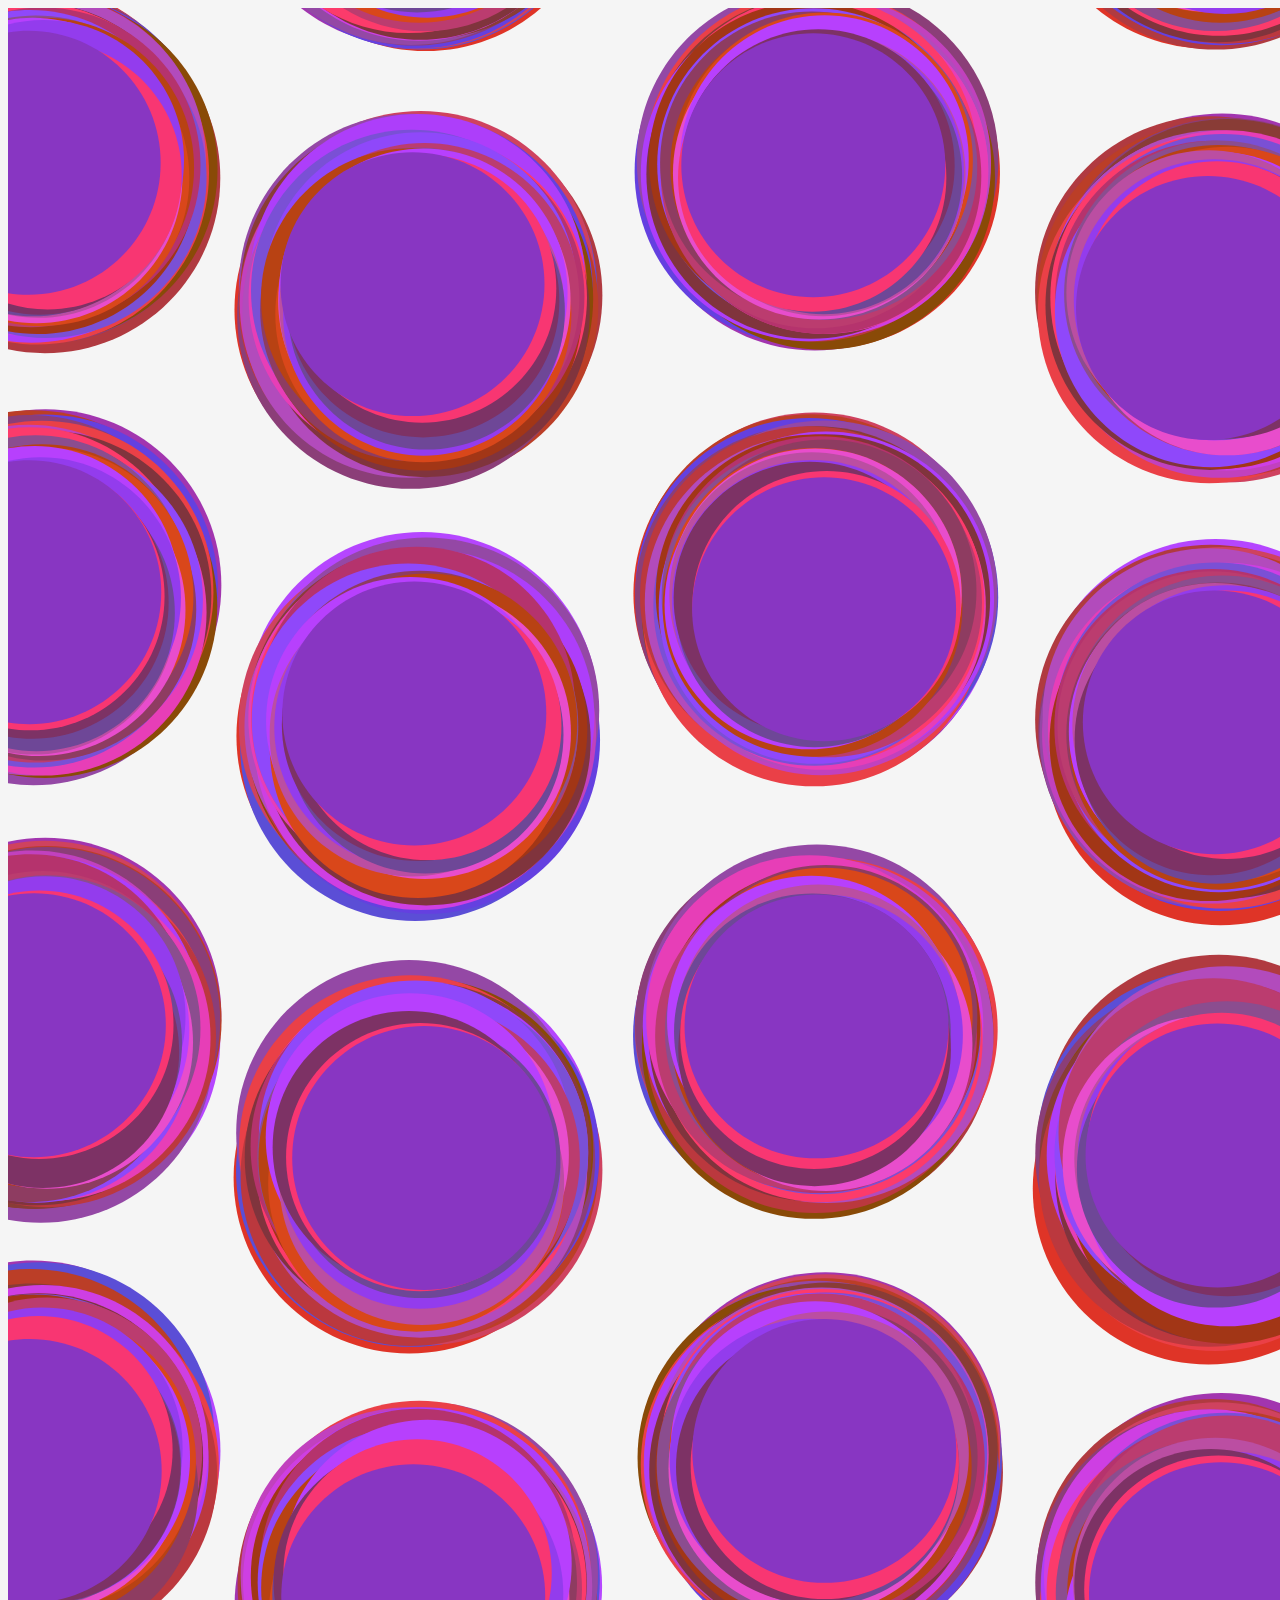
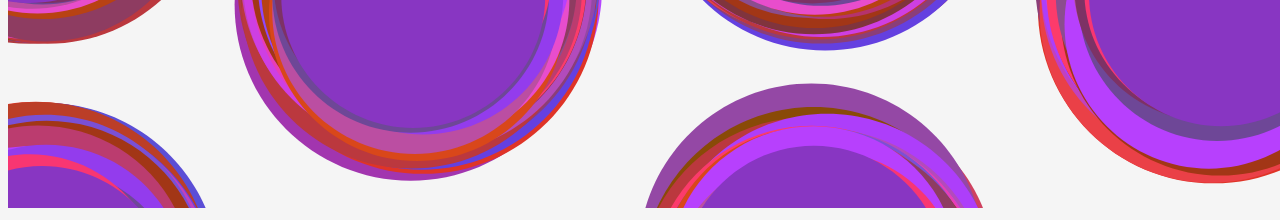
<file: code_files/ellipse.html>
<!DOCTYPE html>
<html>

<head>
    <meta charset="utf-8">
    <meta http-equiv="X-UA-Compatible" content="IE=edge">
    <title>Generative Art</title>
    <link rel="stylesheet" href="style.css">
</head>

<body>
    <script src="p5/p5.js"></script>
    <script src="ellipse.js"></script>
</body>

</html>
</file>
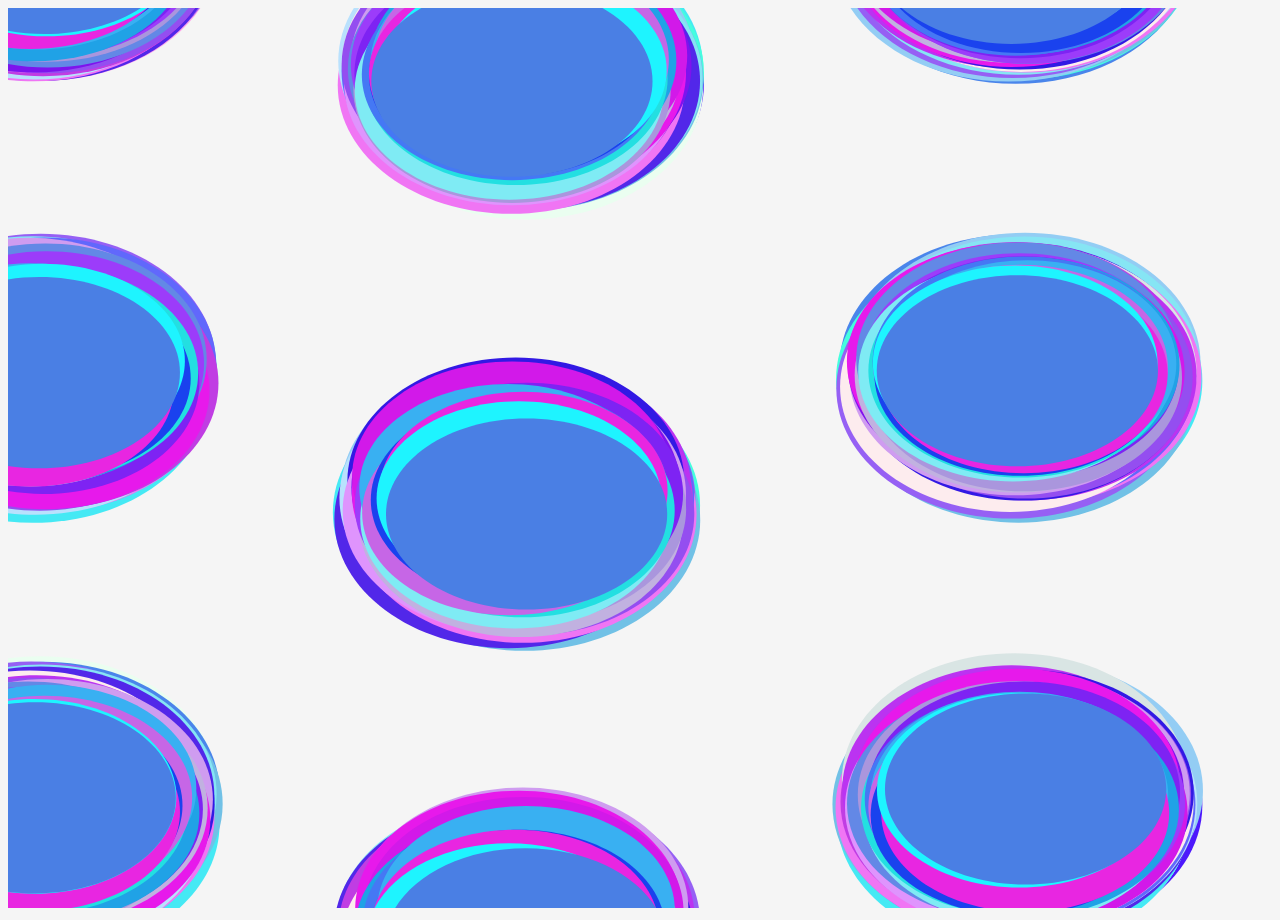
<file: code_files/ellipse2.html>
<!DOCTYPE html>
<html>

<head>
    <meta charset="utf-8">
    <meta http-equiv="X-UA-Compatible" content="IE=edge">
    <title>Generative Art</title>
    <link rel="stylesheet" href="style.css">
</head>

<body>
    <script src="p5/p5.js"></script>
    <script src="ellipse2.js"></script>
</body>

</html>
</file>
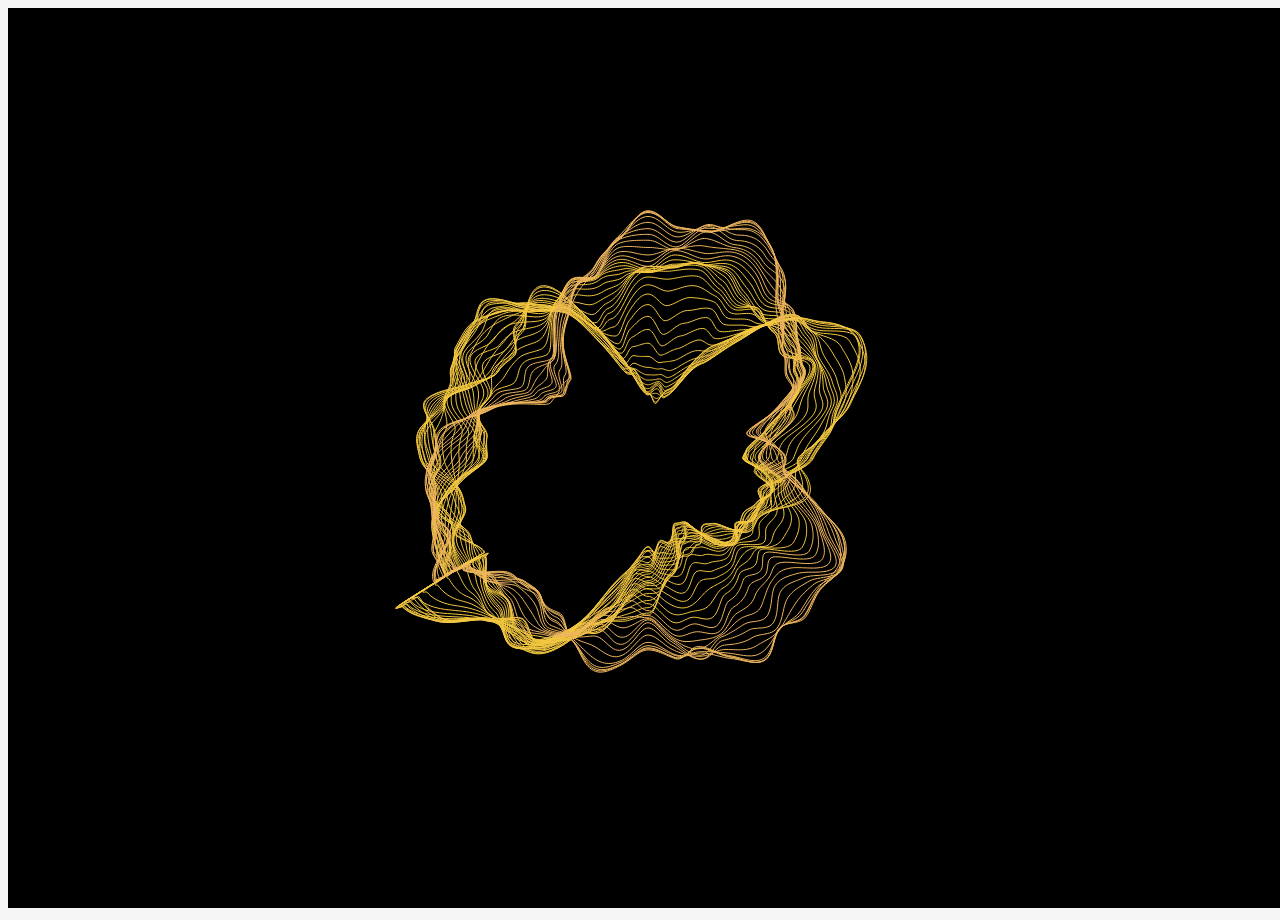
<file: code_files/music_visualizer.html>
<!DOCTYPE html>
<html>

<head>
    <meta charset="utf-8">
    <meta http-equiv="X-UA-Compatible" content="IE=edge">
    <title>Generative Art</title>
    <link rel="stylesheet" href="style.css">
</head>

<body>
    <script src="p5/p5.js"></script>
    <script src="music_visualizer.js"></script>
</body>

</html>
</file>
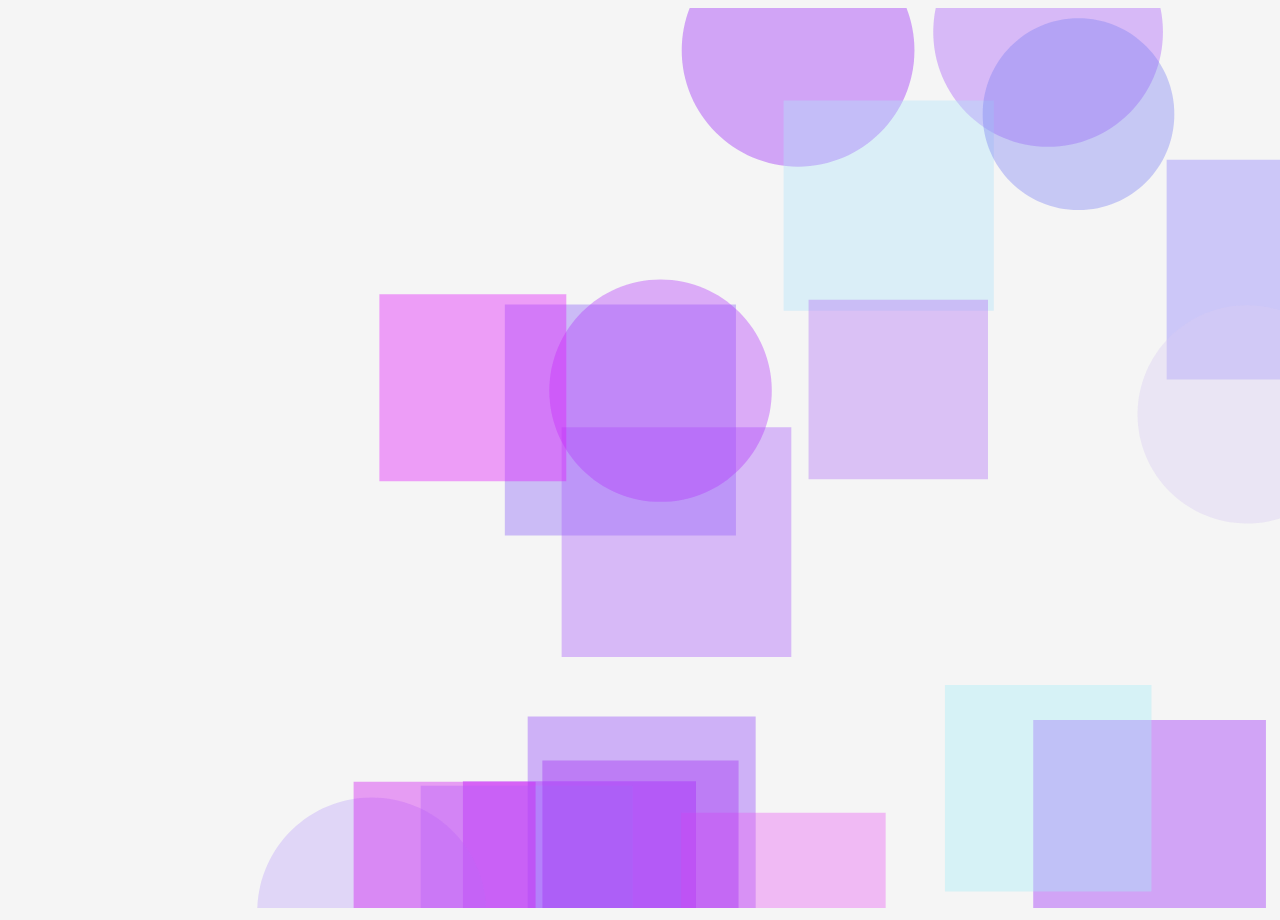
<file: code_files/ran_shapes.html>
<!DOCTYPE html>
<html>

<head>
    <meta charset="utf-8">
    <meta http-equiv="X-UA-Compatible" content="IE=edge">
    <title>Generative Art</title>
    <link rel="stylesheet" href="style.css">
</head>

<body>
    <script src="p5/p5.js"></script>
    <script src="ran_shapes.js"></script>
</body>

</html>
</file>
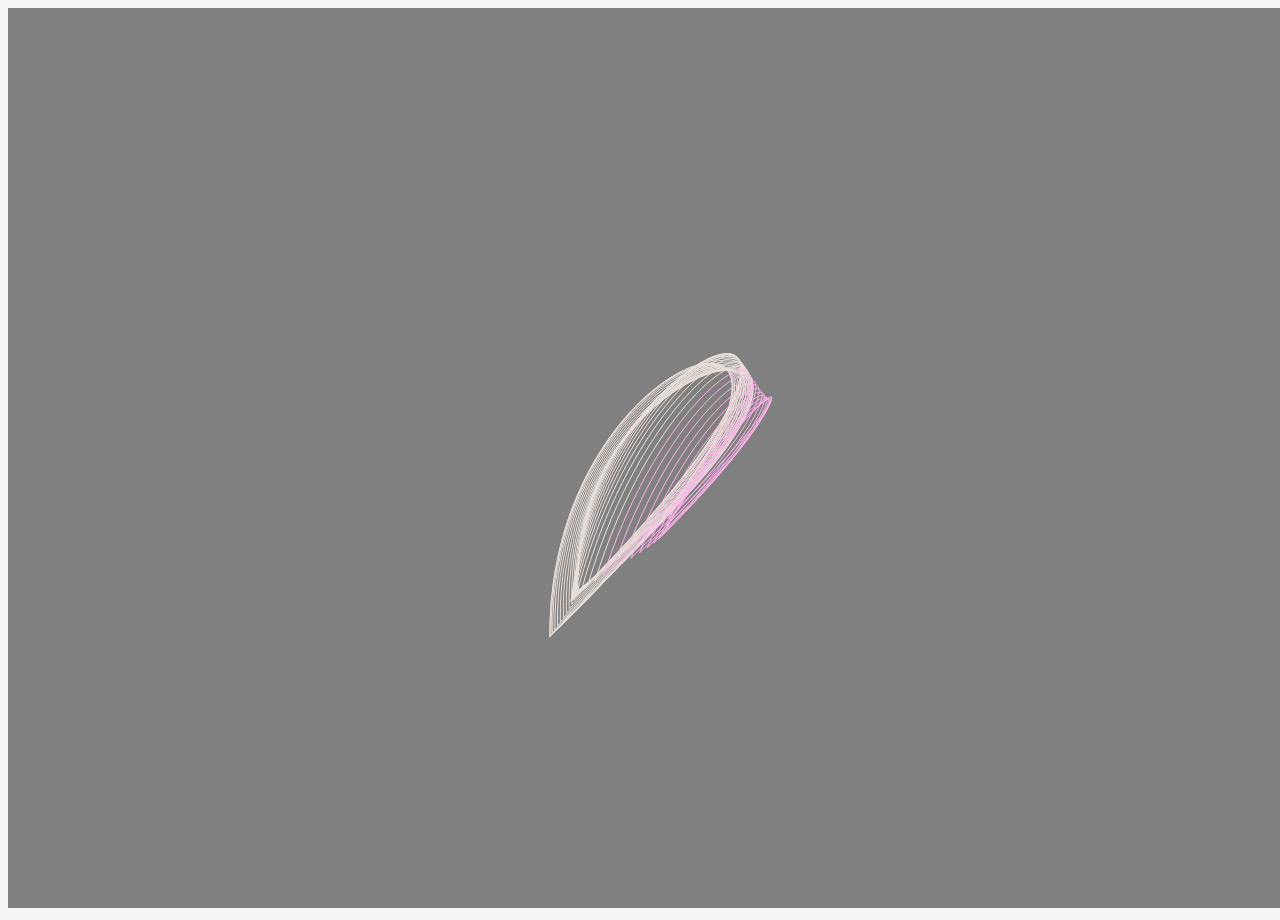
<file: code_files/slinky.html>
<!DOCTYPE html>
<html>

<head>
    <meta charset="utf-8">
    <meta http-equiv="X-UA-Compatible" content="IE=edge">
    <title>Generative Art</title>
    <link rel="stylesheet" href="style.css">
</head>

<body>
    <script src="p5/p5.js"></script>
    <script src="slinky.js"></script>
</body>

</html>
</file>
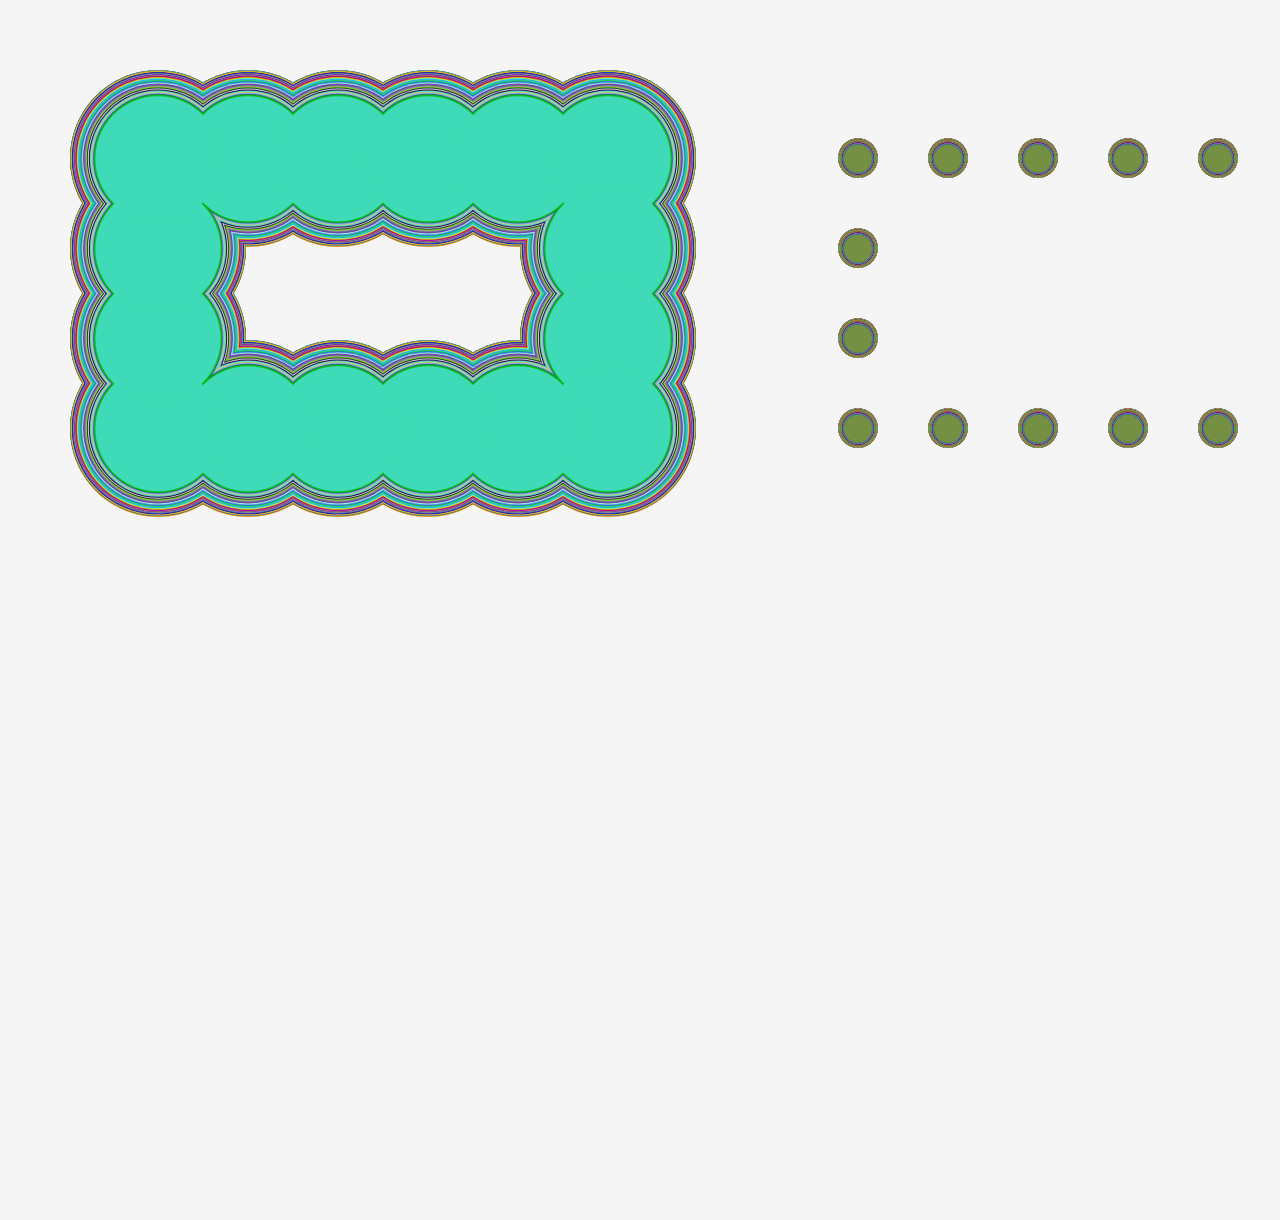
<file: code_files/trippy.html>
<!DOCTYPE html>
<html>

<head>
    <meta charset="utf-8">
    <meta http-equiv="X-UA-Compatible" content="IE=edge">
    <title>Generative Art</title>
    <link rel="stylesheet" href="style.css">
</head>

<body>
    <script src="p5/p5.js"></script>
    <script src="trippy.js"></script>
</body>

</html>
</file>
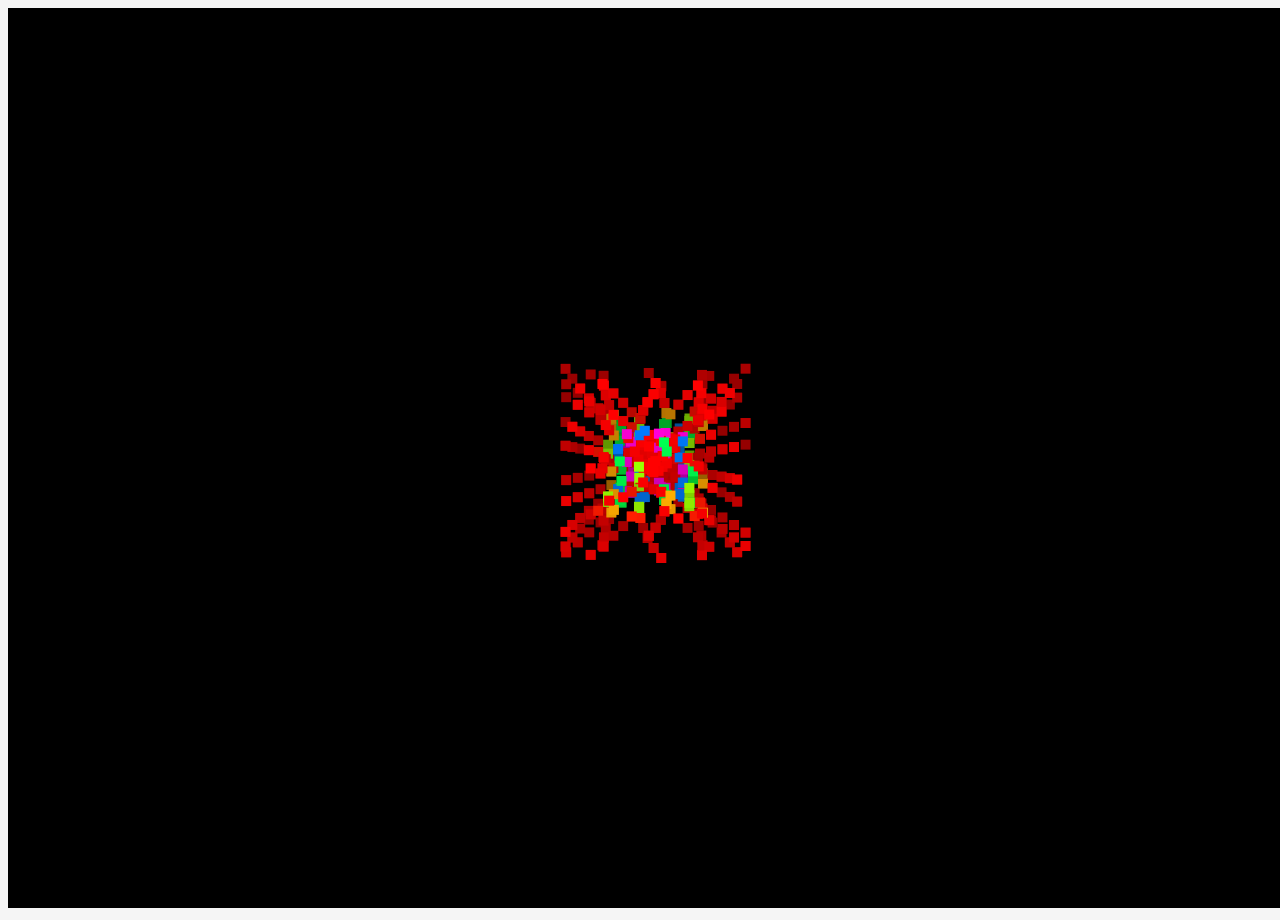
<file: P5.js_files/rotWavSqa.html>
<!DOCTYPE html>
<html>

<head>
    <meta charset="utf-8">
    <meta http-equiv="X-UA-Compatible" content="IE=edge">
    <title>Generative Art</title>
    <link rel="stylesheet" href="style.css">
</head>

<body>
    <script src="p5/p5.js"></script>
    <script src="square.js"></script>
<!--
    <script src="wave.js"></script>
    <script src="rotation.js"></script>
-->
</body>

</html>
</file>
<file: code_files/style.css>
body{
    background-color: whitesmoke;
}

h1{
    text-align: center;
}
</file>
<file: P5.js_files/style.css>
body{
    background-color: whitesmoke;
}

h1{
    text-align: center;
}
</file>
